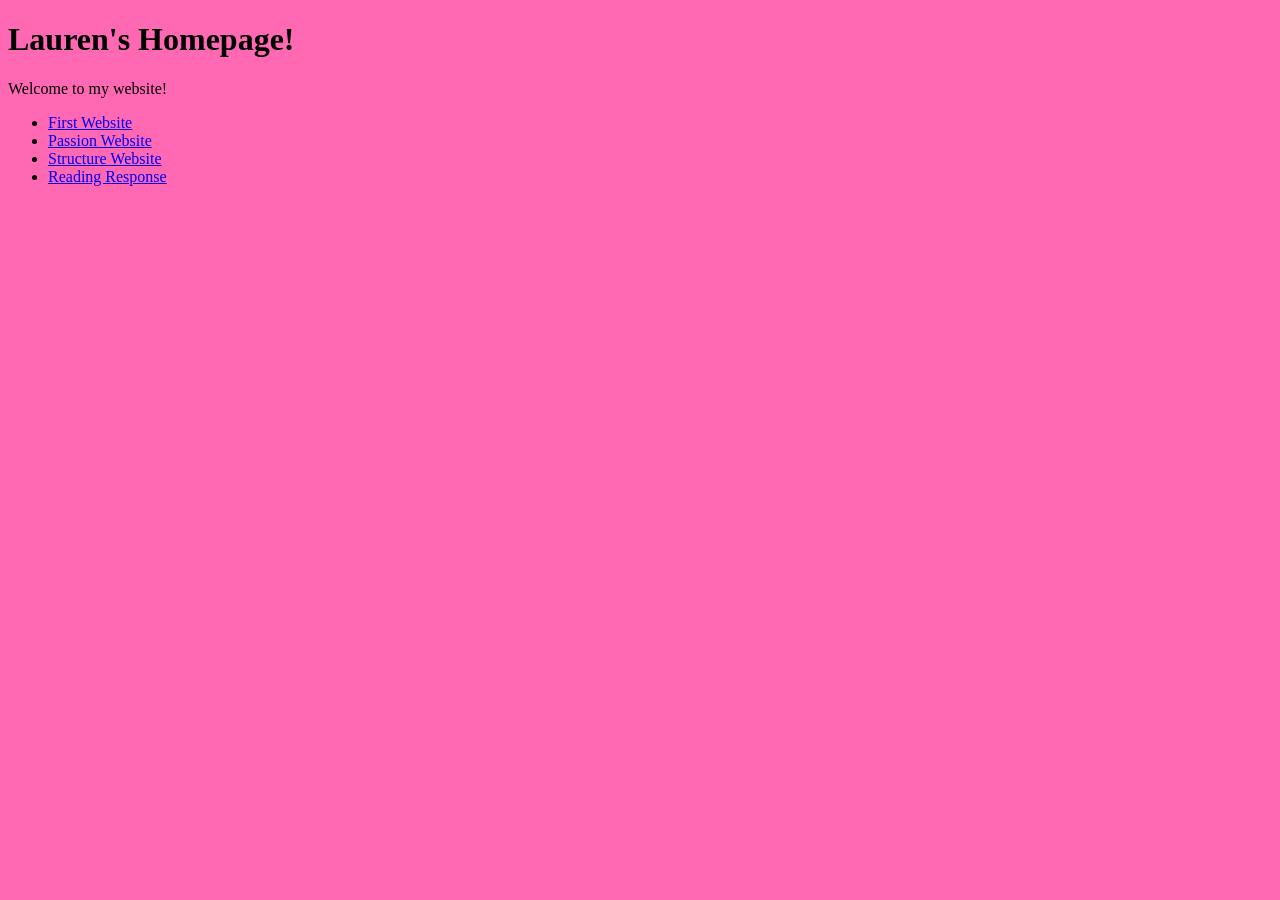
<file: index.html>
<!DOCTYPE html>
<html>
<head>
<meta charset="UTF-8">
<title>Lauren's Homepage</title>
</head>

<body style="background-color: hotpink;">

<h1>Lauren's Homepage!</h1>

<p>Welcome to my website!</p>

<ul>
<li><a href="first-website/index.html">First Website</a></li>
<li><a href="passion/index.html">Passion Website</a></li>
<li><a href="./structure/index.html">Structure Website</a></li>
<li><a href="./journal13.html">Reading Response</a></li>
</ul>

</body>
</file>
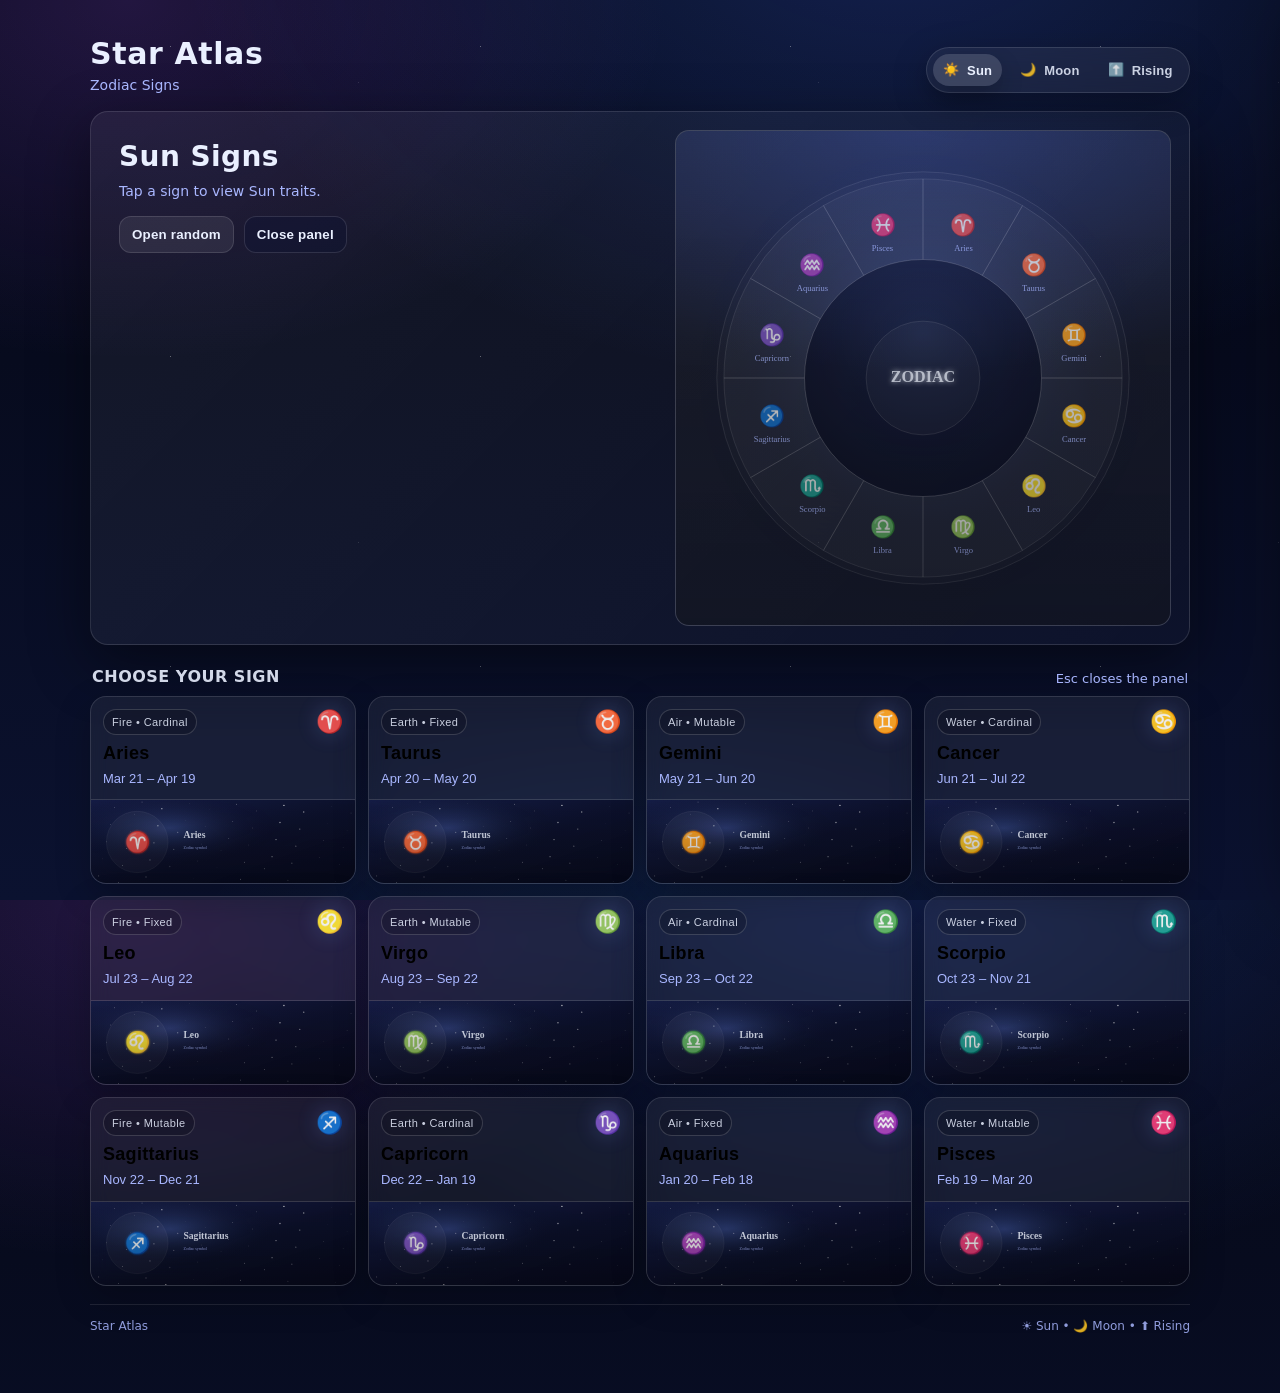
<file: passion/index.html>
<!doctype html>
<html lang="en">
<head>
  <meta charset="utf-8" />
  <meta name="viewport" content="width=device-width, initial-scale=1" />
  <title>Star Atlas • Zodiac</title>
  <style>
    :root{
      --navy-0:#050816;
      --navy-1:#070b1e;
      --navy-2:#0b1230;
      --ink:#eaf0ff;
      --muted:#a9b7ff;
      --line: rgba(255,255,255,.12);
      --shadow: 0 18px 60px rgba(0,0,0,.45);
      --radius: 18px;
    }
    *{ box-sizing: border-box; }
    html, body{ height: 100%; }
    body{
      margin:0;
      font-family: ui-sans-serif, system-ui, -apple-system, Segoe UI, Roboto, Helvetica, Arial;
      color: var(--ink);
      background: radial-gradient(1200px 800px at 70% -10%, rgba(64,111,255,.25), transparent 60%),
                  radial-gradient(900px 600px at 10% 0%, rgba(168,83,255,.18), transparent 60%),
                  radial-gradient(900px 700px at 50% 120%, rgba(54,192,255,.10), transparent 55%),
                  linear-gradient(180deg, var(--navy-0), var(--navy-1) 40%, var(--navy-2) 100%);
      overflow-x:hidden;
    }

    /* starfield */
    .stars, .stars::before, .stars::after{
      position: fixed; inset: 0; content: "";
      pointer-events:none; z-index: -1;
      background-repeat: repeat; background-position: 0 0;
      opacity: .9;
    }
    .stars{
      background-image:
        radial-gradient(1px 1px at 10% 20%, rgba(255,255,255,.9) 50%, transparent 52%),
        radial-gradient(1px 1px at 30% 80%, rgba(255,255,255,.8) 50%, transparent 52%),
        radial-gradient(1px 1px at 70% 30%, rgba(255,255,255,.7) 50%, transparent 52%),
        radial-gradient(1px 1px at 90% 70%, rgba(255,255,255,.85) 50%, transparent 52%);
      background-size: 220px 220px, 260px 260px, 300px 300px, 340px 340px;
      filter: drop-shadow(0 0 4px rgba(255,255,255,.35));
      animation: drift 120s linear infinite;
    }
    .stars::before{
      background-image:
        radial-gradient(1px 1px at 15% 60%, rgba(255,255,255,.55) 50%, transparent 52%),
        radial-gradient(1px 1px at 55% 15%, rgba(255,255,255,.6) 50%, transparent 52%),
        radial-gradient(1px 1px at 85% 45%, rgba(255,255,255,.5) 50%, transparent 52%);
      background-size: 260px 260px, 310px 310px, 360px 360px;
      opacity: .65;
      animation: drift 180s linear infinite reverse;
    }
    .stars::after{
      background-image:
        radial-gradient(1px 1px at 25% 35%, rgba(255,255,255,.35) 50%, transparent 52%),
        radial-gradient(1px 1px at 60% 75%, rgba(255,255,255,.4) 50%, transparent 52%),
        radial-gradient(1px 1px at 78% 18%, rgba(255,255,255,.32) 50%, transparent 52%);
      background-size: 320px 320px, 380px 380px, 460px 460px;
      opacity: .45;
      animation: drift 240s linear infinite;
    }
    @keyframes drift{ from{ background-position: 0 0; } to{ background-position: 1200px 800px; } }

    .wrap{
      width: min(1100px, 92vw);
      margin: 0 auto;
      padding: 26px 0 60px;
    }

    header{
      display:flex;
      align-items: flex-end;
      justify-content: space-between;
      gap: 16px;
      padding: 10px 0 18px;
    }
    .brand h1{ margin:0; font-size: clamp(22px, 2.8vw, 30px); letter-spacing: .6px; }
    .brand p{ margin:6px 0 0; color: var(--muted); font-size: 14px; }

    .mode{
      display:flex; gap:8px; align-items:center;
      border: 1px solid var(--line);
      background: rgba(255,255,255,.06);
      border-radius: 999px;
      padding: 6px;
      box-shadow: 0 10px 35px rgba(0,0,0,.25);
      backdrop-filter: blur(10px);
      -webkit-backdrop-filter: blur(10px);
    }
    .mode button{
      border: 0;
      background: transparent;
      color: rgba(234,240,255,.85);
      padding: 8px 10px;
      border-radius: 999px;
      cursor:pointer;
      font-weight: 700;
      letter-spacing: .2px;
      font-size: 13px;
      display:flex; gap:8px; align-items:center;
    }
    .mode button.active{
      background: rgba(255,255,255,.14);
      color: var(--ink);
      box-shadow: 0 10px 22px rgba(0,0,0,.22);
    }
    .icon{ width: 16px; height:16px; display:inline-block; }

    .hero{
      border-radius: var(--radius);
      border: 1px solid var(--line);
      background: linear-gradient(135deg, rgba(255,255,255,.06), rgba(255,255,255,.02));
      overflow: hidden;
      box-shadow: var(--shadow);
    }
    .hero-inner{
      display:grid;
      grid-template-columns: 1.05fr .95fr;
      gap: 18px;
      padding: 18px;
      align-items: stretch;
    }
    .hero-copy{ padding: 10px; }
    .hero-copy h2{ margin:0 0 8px; font-size: clamp(20px, 2.6vw, 28px); letter-spacing: .4px; }
    .hero-copy .sub{ margin:0 0 14px; color: var(--muted); font-size: 14px; line-height: 1.5; max-width: 60ch; }
    .cta-row{ display:flex; gap: 10px; flex-wrap: wrap; align-items:center; }
    .btn{
      border: 1px solid var(--line);
      background: rgba(255,255,255,.08);
      color: var(--ink);
      padding: 10px 12px;
      border-radius: 12px;
      cursor:pointer;
      transition: transform .12s ease, background .12s ease, border-color .12s ease;
      font-weight: 700;
      letter-spacing: .2px;
    }
    .btn:hover{ transform: translateY(-1px); background: rgba(255,255,255,.12); border-color: rgba(255,255,255,.22); }
    .ghost{ background: rgba(12, 18, 54, .35); }

    .hero-img{
      border-radius: 14px;
      border: 1px solid rgba(255,255,255,.14);
      background: rgba(255,255,255,.05);
      overflow:hidden;
      position: relative;
      min-height: 240px;
      display:flex;
      align-items:center;
      justify-content:center;
      padding: 10px;
    }
    .hero-img img{
      width:100%;
      height:100%;
      object-fit: cover;
      display:block;
      border-radius: 12px;
    }
    .img-overlay{
      position:absolute;
      inset:0;
      background:
        radial-gradient(800px 400px at 50% 0%, rgba(90,120,255,.22), transparent 60%),
        linear-gradient(180deg, rgba(0,0,0,.05), rgba(0,0,0,.35));
      pointer-events:none;
    }

    .section-title{
      display:flex;
      align-items:flex-end;
      justify-content: space-between;
      gap: 12px;
      margin: 22px 2px 10px;
    }
    .section-title h3{
      margin:0;
      font-size: 16px;
      letter-spacing: .5px;
      text-transform: uppercase;
      color: rgba(234,240,255,.9);
    }
    .hint{ margin:0; font-size: 13px; color: var(--muted); }

    .grid{
      display:grid;
      grid-template-columns: repeat(4, minmax(0, 1fr));
      gap: 12px;
      margin-top: 10px;
    }
    @media (max-width: 980px){
      .hero-inner{ grid-template-columns: 1fr; }
      .grid{ grid-template-columns: repeat(3, minmax(0, 1fr)); }
    }
    @media (max-width: 680px){
      header{ flex-direction: column; align-items:flex-start; }
      .grid{ grid-template-columns: repeat(2, minmax(0, 1fr)); }
    }

    .card{
      border-radius: 16px;
      border: 1px solid var(--line);
      background: rgba(255,255,255,.06);
      box-shadow: 0 12px 35px rgba(0,0,0,.22);
      backdrop-filter: blur(10px);
      -webkit-backdrop-filter: blur(10px);
      overflow:hidden;
      cursor:pointer;
      transition: transform .14s ease, border-color .14s ease, background .14s ease;
      position: relative;
      min-height: 160px;
      padding:0;
      text-align:left;
    }
    .card:hover{ transform: translateY(-2px); border-color: rgba(255,255,255,.22); background: rgba(255,255,255,.085); }

    .card-top{
      display:flex;
      align-items:center;
      justify-content: space-between;
      padding: 12px 12px 0 12px;
      gap: 10px;
    }
    .badge{
      font-size: 11px;
      color: rgba(234,240,255,.85);
      border: 1px solid rgba(255,255,255,.16);
      background: rgba(0,0,0,.16);
      padding: 6px 8px;
      border-radius: 999px;
      letter-spacing: .4px;
    }
    .glyph{ font-size: 22px; line-height: 1; opacity: .95; filter: drop-shadow(0 0 12px rgba(130,160,255,.28)); }
    .card-mid{ padding: 8px 12px 12px; display:flex; flex-direction: column; gap: 6px; }
    .name{ margin:0; font-weight: 900; letter-spacing: .3px; font-size: 18px; }
    .dates{ margin:0; font-size: 13px; color: var(--muted); line-height: 1.35; }

    .thumb{
      width: 100%;
      height: 84px;
      background: rgba(255,255,255,.03);
      border-top: 1px solid rgba(255,255,255,.10);
      position: relative;
      overflow:hidden;
    }
    .thumb img{ width:100%; height:100%; object-fit: cover; display:block; opacity: .98; }
    .thumb::after{
      content:"";
      position:absolute; inset:0;
      background: linear-gradient(180deg, transparent, rgba(0,0,0,.32));
      pointer-events:none;
    }

    /* side drawer */
    .drawer-backdrop{
      position: fixed;
      inset:0;
      background: rgba(0,0,0,.55);
      opacity: 0;
      pointer-events: none;
      transition: opacity .18s ease;
      z-index: 50;
    }
    .drawer{
      position: fixed;
      top:0; right:0;
      height: 100%;
      width: min(420px, 92vw);
      background: linear-gradient(180deg, rgba(8,12,35,.92), rgba(10,16,48,.92));
      border-left: 1px solid rgba(255,255,255,.14);
      box-shadow: -20px 0 70px rgba(0,0,0,.55);
      transform: translateX(110%);
      transition: transform .22s ease;
      z-index: 60;
      display:flex;
      flex-direction: column;
      backdrop-filter: blur(14px);
      -webkit-backdrop-filter: blur(14px);
    }
    .drawer.open{ transform: translateX(0); }
    .drawer-backdrop.open{ opacity: 1; pointer-events: auto; }

    .drawer-header{
      padding: 16px 16px 12px;
      display:flex;
      justify-content: space-between;
      gap: 12px;
      align-items: flex-start;
      border-bottom: 1px solid rgba(255,255,255,.10);
    }
    .drawer-title h4{ margin:0; font-size: 20px; letter-spacing: .2px; }
    .drawer-title p{ margin:6px 0 0; color: var(--muted); font-size: 13px; }
    .close{
      border: 1px solid rgba(255,255,255,.16);
      background: rgba(255,255,255,.08);
      color: var(--ink);
      border-radius: 12px;
      padding: 8px 10px;
      cursor:pointer;
      font-weight: 900;
    }

    .drawer-body{
      padding: 14px 16px 18px;
      overflow:auto;
      display:flex;
      flex-direction: column;
      gap: 14px;
    }

    .panel{
      border: 1px solid rgba(255,255,255,.12);
      background: rgba(255,255,255,.06);
      border-radius: 16px;
      overflow:hidden;
    }
    .panel img{
      width:100%;
      height: 190px;
      object-fit: cover;
      display:block;
    }
    .panel .content{ padding: 12px 12px 14px; display:flex; flex-direction: column; gap: 10px; }

    .chips{ display:flex; flex-wrap: wrap; gap: 8px; }
    .chip{
      padding: 8px 10px;
      border-radius: 999px;
      border: 1px solid rgba(255,255,255,.14);
      background: rgba(0,0,0,.16);
      color: rgba(234,240,255,.92);
      font-size: 12px;
      letter-spacing: .2px;
      font-weight: 700;
    }

    .list{ margin:0; padding-left: 18px; color: rgba(234,240,255,.92); line-height: 1.55; font-size: 14px; }
    .small{ font-size: 12px; color: var(--muted); line-height: 1.45; margin: 0; }

    footer{
      margin-top: 18px;
      padding-top: 14px;
      border-top: 1px solid rgba(255,255,255,.10);
      color: rgba(169,183,255,.85);
      font-size: 12px;
      display:flex;
      justify-content: space-between;
      flex-wrap: wrap;
      gap: 10px;
    }
  </style>
</head>

<body>
  <div class="stars"></div>

  <div class="wrap">
    <header>
      <div class="brand">
        <h1>Star Atlas</h1>
        <p>Zodiac Signs</p>
      </div>

      <!-- Sun / Moon / Rising toggle -->
      <div class="mode" role="tablist" aria-label="Mode">
        <button id="modeSun" class="active" type="button" aria-selected="true">
          <span class="icon">☀️</span> Sun
        </button>
        <button id="modeMoon" type="button" aria-selected="false">
          <span class="icon">🌙</span> Moon
        </button>
        <button id="modeRising" type="button" aria-selected="false">
          <span class="icon">⬆️</span> Rising
        </button>
      </div>
    </header>

    <section class="hero">
      <div class="hero-inner">
        <div class="hero-copy">
          <h2 id="heroTitle">Sun Signs</h2>
          <p class="sub" id="heroSub">
            Tap a sign to view Sun traits.
          </p>
          <div class="cta-row">
            <button class="btn" id="openRandom" type="button">Open random</button>
            <button class="btn ghost" id="closePanel" type="button">Close panel</button>
          </div>
        </div>

        <!-- Zodiac wheel image (generated locally as SVG so it always shows) -->
        <div class="hero-img">
          <img id="wheelImg" alt="Zodiac wheel" />
          <div class="img-overlay"></div>
        </div>
      </div>
    </section>

    <div class="section-title">
      <h3>Choose your sign</h3>
      <p class="hint">Esc closes the panel</p>
    </div>

    <section class="grid" id="grid" aria-label="Zodiac grid"></section>

    <footer>
      <span>Star Atlas</span>
      <span>☀️ Sun • 🌙 Moon • ⬆️ Rising</span>
    </footer>
  </div>

  <!-- Drawer -->
  <div class="drawer-backdrop" id="backdrop" aria-hidden="true"></div>
  <aside class="drawer" id="drawer" aria-label="Zodiac details panel" aria-hidden="true">
    <div class="drawer-header">
      <div class="drawer-title">
        <h4 id="dName">Sign</h4>
        <p id="dDates">Dates</p>
      </div>
      <button class="close" id="closeBtn" type="button" aria-label="Close panel">✕</button>
    </div>

    <div class="drawer-body">
      <div class="panel">
        <img id="dImg" alt="" />
        <div class="content">
          <div class="chips" id="dChips"></div>
          <ul class="list" id="dTraits"></ul>
          <p class="small" id="dNote"></p>
        </div>
      </div>
    </div>
  </aside>

  <script>
    // --- SVG helpers (no external images so nothing breaks) ---
    function svgToDataUri(svg) {
      const encoded = encodeURIComponent(svg)
        .replace(/'/g, "%27")
        .replace(/"/g, "%22");
      return "data:image/svg+xml;charset=utf-8," + encoded;
    }

    function makeWheelSvg() {
      // simple, pretty wheel with 12 segments + glyphs
      const glyphs = ["♈","♉","♊","♋","♌","♍","♎","♏","♐","♑","♒","♓"];
      const labels = ["Aries","Taurus","Gemini","Cancer","Leo","Virgo","Libra","Scorpio","Sagittarius","Capricorn","Aquarius","Pisces"];
      const cx = 500, cy = 500, rOuter = 420, rInner = 250;

      const segs = [];
      for (let i=0;i<12;i++){
        const a0 = (i * 30 - 90) * Math.PI/180;
        const a1 = ((i+1) * 30 - 90) * Math.PI/180;

        const x0 = cx + rOuter * Math.cos(a0);
        const y0 = cy + rOuter * Math.sin(a0);
        const x1 = cx + rOuter * Math.cos(a1);
        const y1 = cy + rOuter * Math.sin(a1);

        const xi0 = cx + rInner * Math.cos(a0);
        const yi0 = cy + rInner * Math.sin(a0);
        const xi1 = cx + rInner * Math.cos(a1);
        const yi1 = cy + rInner * Math.sin(a1);

        const large = 0;

        const d = `
          M ${x0} ${y0}
          A ${rOuter} ${rOuter} 0 ${large} 1 ${x1} ${y1}
          L ${xi1} ${yi1}
          A ${rInner} ${rInner} 0 ${large} 0 ${xi0} ${yi0}
          Z
        `;

        const mid = (a0 + a1) / 2;
        const tx = cx + 330 * Math.cos(mid);
        const ty = cy + 330 * Math.sin(mid);

        segs.push(`
          <path d="${d}" fill="rgba(255,255,255,0.04)" stroke="rgba(255,255,255,0.12)" stroke-width="2"/>
          <text x="${tx}" y="${ty}" text-anchor="middle" dominant-baseline="middle"
            font-size="44" fill="rgba(234,240,255,0.92)" style="font-weight:800">${glyphs[i]}</text>
          <text x="${tx}" y="${ty+46}" text-anchor="middle" dominant-baseline="middle"
            font-size="18" fill="rgba(169,183,255,0.95)">${labels[i]}</text>
        `);
      }

      const svg = `
        <svg xmlns="http://www.w3.org/2000/svg" width="1000" height="1000" viewBox="0 0 1000 1000">
          <defs>
            <radialGradient id="g" cx="50%" cy="40%" r="70%">
              <stop offset="0%" stop-color="rgba(110,150,255,0.35)"/>
              <stop offset="60%" stop-color="rgba(20,30,70,0.08)"/>
              <stop offset="100%" stop-color="rgba(0,0,0,0)"/>
            </radialGradient>
            <filter id="glow">
              <feGaussianBlur stdDeviation="6" result="b"/>
              <feMerge>
                <feMergeNode in="b"/>
                <feMergeNode in="SourceGraphic"/>
              </feMerge>
            </filter>
          </defs>
          <rect width="1000" height="1000" fill="rgba(0,0,0,0)"/>
          <circle cx="500" cy="500" r="470" fill="url(#g)"/>
          <circle cx="500" cy="500" r="435" fill="rgba(255,255,255,0.02)" stroke="rgba(255,255,255,0.12)" stroke-width="2"/>
          ${segs.join("")}
          <circle cx="500" cy="500" r="250" fill="rgba(8,12,35,0.55)" stroke="rgba(255,255,255,0.14)" stroke-width="2"/>
          <circle cx="500" cy="500" r="120" fill="rgba(255,255,255,0.04)" stroke="rgba(255,255,255,0.12)" stroke-width="2"/>
          <text x="500" y="500" text-anchor="middle" dominant-baseline="middle"
            font-size="34" fill="rgba(234,240,255,0.95)" style="font-weight:900" filter="url(#glow)">
            ZODIAC
          </text>
        </svg>
      `;
      return svgToDataUri(svg);
    }

    function makeSignSvg(signName, glyph) {
      const svg = `
        <svg xmlns="http://www.w3.org/2000/svg" width="1200" height="420" viewBox="0 0 1200 420">
          <defs>
            <linearGradient id="bg" x1="0" y1="0" x2="1" y2="1">
              <stop offset="0%" stop-color="rgba(20,28,72,0.90)"/>
              <stop offset="55%" stop-color="rgba(10,14,40,0.88)"/>
              <stop offset="100%" stop-color="rgba(8,10,30,0.92)"/>
            </linearGradient>
            <radialGradient id="spot" cx="30%" cy="35%" r="60%">
              <stop offset="0%" stop-color="rgba(110,150,255,0.30)"/>
              <stop offset="70%" stop-color="rgba(0,0,0,0)"/>
            </radialGradient>
            <filter id="soft">
              <feGaussianBlur stdDeviation="6" result="b"/>
              <feMerge><feMergeNode in="b"/><feMergeNode in="SourceGraphic"/></feMerge>
            </filter>
          </defs>

          <rect width="1200" height="420" rx="28" fill="url(#bg)"/>
          <rect width="1200" height="420" rx="28" fill="url(#spot)"/>

          <!-- tiny stars -->
          ${Array.from({length: 60}).map((_,i)=>{
            const x = (i*197)%1200;
            const y = (i*83)%420;
            const o = (i%7)/10 + 0.2;
            return `<circle cx="${x}" cy="${y}" r="${(i%3)+1}" fill="rgba(255,255,255,${o})"/>`;
          }).join("")}

          <circle cx="210" cy="210" r="140" fill="rgba(255,255,255,0.04)" stroke="rgba(255,255,255,0.14)" stroke-width="2"/>
          <text x="210" y="220" text-anchor="middle" dominant-baseline="middle"
            font-size="92" fill="rgba(234,240,255,0.96)" style="font-weight:900" filter="url(#soft)">${glyph}</text>

          <text x="420" y="190" font-size="44" fill="rgba(234,240,255,0.96)" style="font-weight:900">${signName}</text>
          <text x="420" y="240" font-size="18" fill="rgba(169,183,255,0.95)">Zodiac symbol</text>
        </svg>
      `;
      return svgToDataUri(svg);
    }

    // --- Data ---
    const SIGNS = [
      { key:"aries", name:"Aries", glyph:"♈", dates:"Mar 21 – Apr 19", element:"Fire", mode:"Cardinal",
        sun:{ traits:["Bold + direct","Fast action energy","Competitive + brave","Hates boring routines"], note:"Sun Aries shines when they’re leading and moving." },
        moon:{ traits:["Feels things quickly","Protective when hurt","Needs independence emotionally","Cools off fast after conflict"], note:"Moon Aries needs space to reset and recharge." },
        rising:{ traits:["Comes off confident","Moves with urgency","First impression: fearless","Blunt but honest vibe"], note:"Aries Rising reads as bold and unstoppable." }
      },
      { key:"taurus", name:"Taurus", glyph:"♉", dates:"Apr 20 – May 20", element:"Earth", mode:"Fixed",
        sun:{ traits:["Grounded + loyal","Comfort and beauty lover","Steady, patient energy","Stubborn when pushed"], note:"Sun Taurus thrives with stability and consistency." },
        moon:{ traits:["Needs security","Soothes with food/music/cozy","Deep attachment to people","Slow to trust, hard to shake"], note:"Moon Taurus needs calm routines." },
        rising:{ traits:["Looks composed","Quiet confidence","Moves slowly on purpose","First impression: dependable"], note:"Taurus Rising feels steady and calm." }
      },
      { key:"gemini", name:"Gemini", glyph:"♊", dates:"May 21 – Jun 20", element:"Air", mode:"Mutable",
        sun:{ traits:["Curious + social","Quick mind","Multi-interest vibe","Can switch moods fast"], note:"Sun Gemini shines when learning and connecting." },
        moon:{ traits:["Processes feelings by talking","Needs mental stimulation","Overthinks easily","Feels better after movement/change"], note:"Moon Gemini needs conversation and variety." },
        rising:{ traits:["Looks friendly + witty","Talks easily","First impression: playful","Gives ‘busy brain’ energy"], note:"Gemini Rising reads as bright and social." }
      },
      { key:"cancer", name:"Cancer", glyph:"♋", dates:"Jun 21 – Jul 22", element:"Water", mode:"Cardinal",
        sun:{ traits:["Nurturing + protective","Homebody heart","Strong intuition","Sensitive to vibes"], note:"Sun Cancer shines when caring for their people." },
        moon:{ traits:["Feels deeply","Needs emotional safety","Mood tides are real","Remembers everything"], note:"Moon Cancer needs gentleness and reassurance." },
        rising:{ traits:["Seems soft + reserved","Observant","First impression: sweet","Protective aura"], note:"Cancer Rising reads as calm but guarded." }
      },
      { key:"leo", name:"Leo", glyph:"♌", dates:"Jul 23 – Aug 22", element:"Fire", mode:"Fixed",
        sun:{ traits:["Warm + confident","Creative energy","Loyal and proud","Needs respect"], note:"Sun Leo shines when celebrated and expressing." },
        moon:{ traits:["Needs affection","Big feelings under the glam","Pride gets hurt easily","Loves heartfelt attention"], note:"Moon Leo needs love that feels obvious." },
        rising:{ traits:["Stands out instantly","Radiant presence","First impression: bold","Main-character aura"], note:"Leo Rising reads as magnetic." }
      },
      { key:"virgo", name:"Virgo", glyph:"♍", dates:"Aug 23 – Sep 22", element:"Earth", mode:"Mutable",
        sun:{ traits:["Detail-focused","Helpful + practical","Quiet high standards","Problem-solver"], note:"Sun Virgo shines when improving systems." },
        moon:{ traits:["Worries privately","Shows love by helping","Needs order to feel safe","Self-critical at times"], note:"Moon Virgo needs calm structure." },
        rising:{ traits:["Put-together look","Reserved at first","First impression: smart","Clean + minimal vibe"], note:"Virgo Rising reads as capable." }
      },
      { key:"libra", name:"Libra", glyph:"♎", dates:"Sep 23 – Oct 22", element:"Air", mode:"Cardinal",
        sun:{ traits:["Charming + fair","Relationship-oriented","Aesthetic taste","Can’t decide fast"], note:"Sun Libra shines in harmony and partnership." },
        moon:{ traits:["Needs peace emotionally","Avoids harsh conflict","Feels better with beauty/music","Over-accommodates sometimes"], note:"Moon Libra needs balance and softness." },
        rising:{ traits:["Polished appearance","Friendly + smooth","First impression: cute","Social ease"], note:"Libra Rising reads as graceful." }
      },
      { key:"scorpio", name:"Scorpio", glyph:"♏", dates:"Oct 23 – Nov 21", element:"Water", mode:"Fixed",
        sun:{ traits:["Intense + loyal","Private but deep","All-or-nothing","Strong boundaries"], note:"Sun Scorpio shines through transformation." },
        moon:{ traits:["Feels everything","Trust is huge","Jealousy when unsafe","Needs emotional honesty"], note:"Moon Scorpio needs loyalty and truth." },
        rising:{ traits:["Mysterious vibe","Strong eye contact","First impression: intense","Reads people fast"], note:"Scorpio Rising feels powerful." }
      },
      { key:"sagittarius", name:"Sagittarius", glyph:"♐", dates:"Nov 22 – Dec 21", element:"Fire", mode:"Mutable",
        sun:{ traits:["Free-spirited","Funny + blunt","Big-picture thinker","Hates being boxed in"], note:"Sun Sag shines with adventure and growth." },
        moon:{ traits:["Needs freedom emotionally","Cheers up fast","Avoids heavy clinginess","Feels best traveling/learning"], note:"Moon Sag needs space + optimism." },
        rising:{ traits:["Approachable energy","Playful presence","First impression: fun","Looks like they’re going somewhere"], note:"Sag Rising reads as upbeat." }
      },
      { key:"capricorn", name:"Capricorn", glyph:"♑", dates:"Dec 22 – Jan 19", element:"Earth", mode:"Cardinal",
        sun:{ traits:["Driven + disciplined","Goal-focused","Protects by providing","Slow to open up"], note:"Sun Cap shines through achievement." },
        moon:{ traits:["Feels responsible for everything","Shows love through effort","Keeps emotions private","Needs respect"], note:"Moon Cap needs stability and trust." },
        rising:{ traits:["Serious first impression","Calm and capable","Looks mature","Low-key intimidating"], note:"Cap Rising reads as strong." }
      },
      { key:"aquarius", name:"Aquarius", glyph:"♒", dates:"Jan 20 – Feb 18", element:"Air", mode:"Fixed",
        sun:{ traits:["Independent","Original thinker","Humanitarian vibe","Doesn’t follow trends"], note:"Sun Aqua shines by being different." },
        moon:{ traits:["Detached when overwhelmed","Needs friendship in love","Feels things mentally first","Needs alone time"], note:"Moon Aqua needs space and understanding." },
        rising:{ traits:["Unique style","Cool + observant","First impression: different","Quiet rebel energy"], note:"Aqua Rising reads as interesting." }
      },
      { key:"pisces", name:"Pisces", glyph:"♓", dates:"Feb 19 – Mar 20", element:"Water", mode:"Mutable",
        sun:{ traits:["Dreamy + kind","Artistic","Intuitive","Absorbs other people’s energy"], note:"Sun Pisces shines through creativity and compassion." },
        moon:{ traits:["Hyper empath","Needs escape sometimes","Romantic + sensitive","Boundaries are important"], note:"Moon Pisces needs rest and softness." },
        rising:{ traits:["Gentle presence","Soft eyes vibe","First impression: sweet","Seems dreamy"], note:"Pisces Rising reads as tender." }
      },
    ];

    // --- DOM ---
    const grid = document.getElementById("grid");
    const drawer = document.getElementById("drawer");
    const backdrop = document.getElementById("backdrop");

    const dName = document.getElementById("dName");
    const dDates = document.getElementById("dDates");
    const dImg = document.getElementById("dImg");
    const dChips = document.getElementById("dChips");
    const dTraits = document.getElementById("dTraits");
    const dNote = document.getElementById("dNote");

    const heroTitle = document.getElementById("heroTitle");
    const heroSub = document.getElementById("heroSub");

    // --- State ---
    let currentMode = "sun"; // sun | moon | rising

    function setMode(mode){
      currentMode = mode;

      document.getElementById("modeSun").classList.toggle("active", mode==="sun");
      document.getElementById("modeMoon").classList.toggle("active", mode==="moon");
      document.getElementById("modeRising").classList.toggle("active", mode==="rising");

      document.getElementById("modeSun").setAttribute("aria-selected", mode==="sun");
      document.getElementById("modeMoon").setAttribute("aria-selected", mode==="moon");
      document.getElementById("modeRising").setAttribute("aria-selected", mode==="rising");

      if(mode==="sun"){ heroTitle.textContent="Sun Signs"; heroSub.textContent="Tap a sign to view Sun traits."; }
      if(mode==="moon"){ heroTitle.textContent="Moon Signs"; heroSub.textContent="Tap a sign to view Moon traits."; }
      if(mode==="rising"){ heroTitle.textContent="Rising Signs"; heroSub.textContent="Tap a sign to view Rising traits."; }
    }

    function openDrawer(sign){
      const pack = sign[currentMode];

      dName.textContent = `${sign.name} ${sign.glyph}`;
      dDates.textContent = sign.dates;

      // image always works (generated)
      dImg.src = makeSignSvg(sign.name, sign.glyph);
      dImg.alt = `${sign.name} artwork`;

      // chips
      dChips.innerHTML = "";
      const modeLabel = currentMode === "sun" ? "Sun" : currentMode === "moon" ? "Moon" : "Rising";
      const chips = [
        `${modeLabel}`,
        `Element: ${sign.element}`,
        `Mode: ${sign.mode}`
      ];
      chips.forEach(t=>{
        const el = document.createElement("span");
        el.className = "chip";
        el.textContent = t;
        dChips.appendChild(el);
      });

      // traits
      dTraits.innerHTML = "";
      pack.traits.forEach(tr=>{
        const li = document.createElement("li");
        li.textContent = tr;
        dTraits.appendChild(li);
      });

      dNote.textContent = pack.note;

      drawer.classList.add("open");
      backdrop.classList.add("open");
      drawer.setAttribute("aria-hidden","false");
      backdrop.setAttribute("aria-hidden","false");
    }

    function closeDrawer(){
      drawer.classList.remove("open");
      backdrop.classList.remove("open");
      drawer.setAttribute("aria-hidden","true");
      backdrop.setAttribute("aria-hidden","true");
    }

    // Render cards (thumbnails are also generated)
    function renderGrid(){
      grid.innerHTML = "";
      SIGNS.forEach(sign=>{
        const card = document.createElement("button");
        card.className = "card";
        card.type = "button";
        card.setAttribute("aria-label", `Open ${sign.name}`);
        card.innerHTML = `
          <div class="card-top">
            <span class="badge">${sign.element} • ${sign.mode}</span>
            <span class="glyph">${sign.glyph}</span>
          </div>
          <div class="card-mid">
            <p class="name">${sign.name}</p>
            <p class="dates">${sign.dates}</p>
          </div>
          <div class="thumb">
            <img src="${makeSignSvg(sign.name, sign.glyph)}" alt="${sign.name} thumbnail">
          </div>
        `;
        card.addEventListener("click", ()=> openDrawer(sign));
        grid.appendChild(card);
      });
    }

    // Buttons + close behavior (this fixes your close issue)
    document.getElementById("closeBtn").addEventListener("click", closeDrawer);
    document.getElementById("closePanel").addEventListener("click", closeDrawer);
    backdrop.addEventListener("click", closeDrawer);
    document.addEventListener("keydown", (e)=>{ if(e.key === "Escape") closeDrawer(); });

    // random
    document.getElementById("openRandom").addEventListener("click", ()=>{
      const pick = SIGNS[Math.floor(Math.random() * SIGNS.length)];
      openDrawer(pick);
    });

    // mode toggle
    document.getElementById("modeSun").addEventListener("click", ()=> setMode("sun"));
    document.getElementById("modeMoon").addEventListener("click", ()=> setMode("moon"));
    document.getElementById("modeRising").addEventListener("click", ()=> setMode("rising"));

    // Init hero wheel image + grid
    document.getElementById("wheelImg").src = makeWheelSvg();
    setMode("sun");
    renderGrid();
  </script>
</body>
</html>
</file>
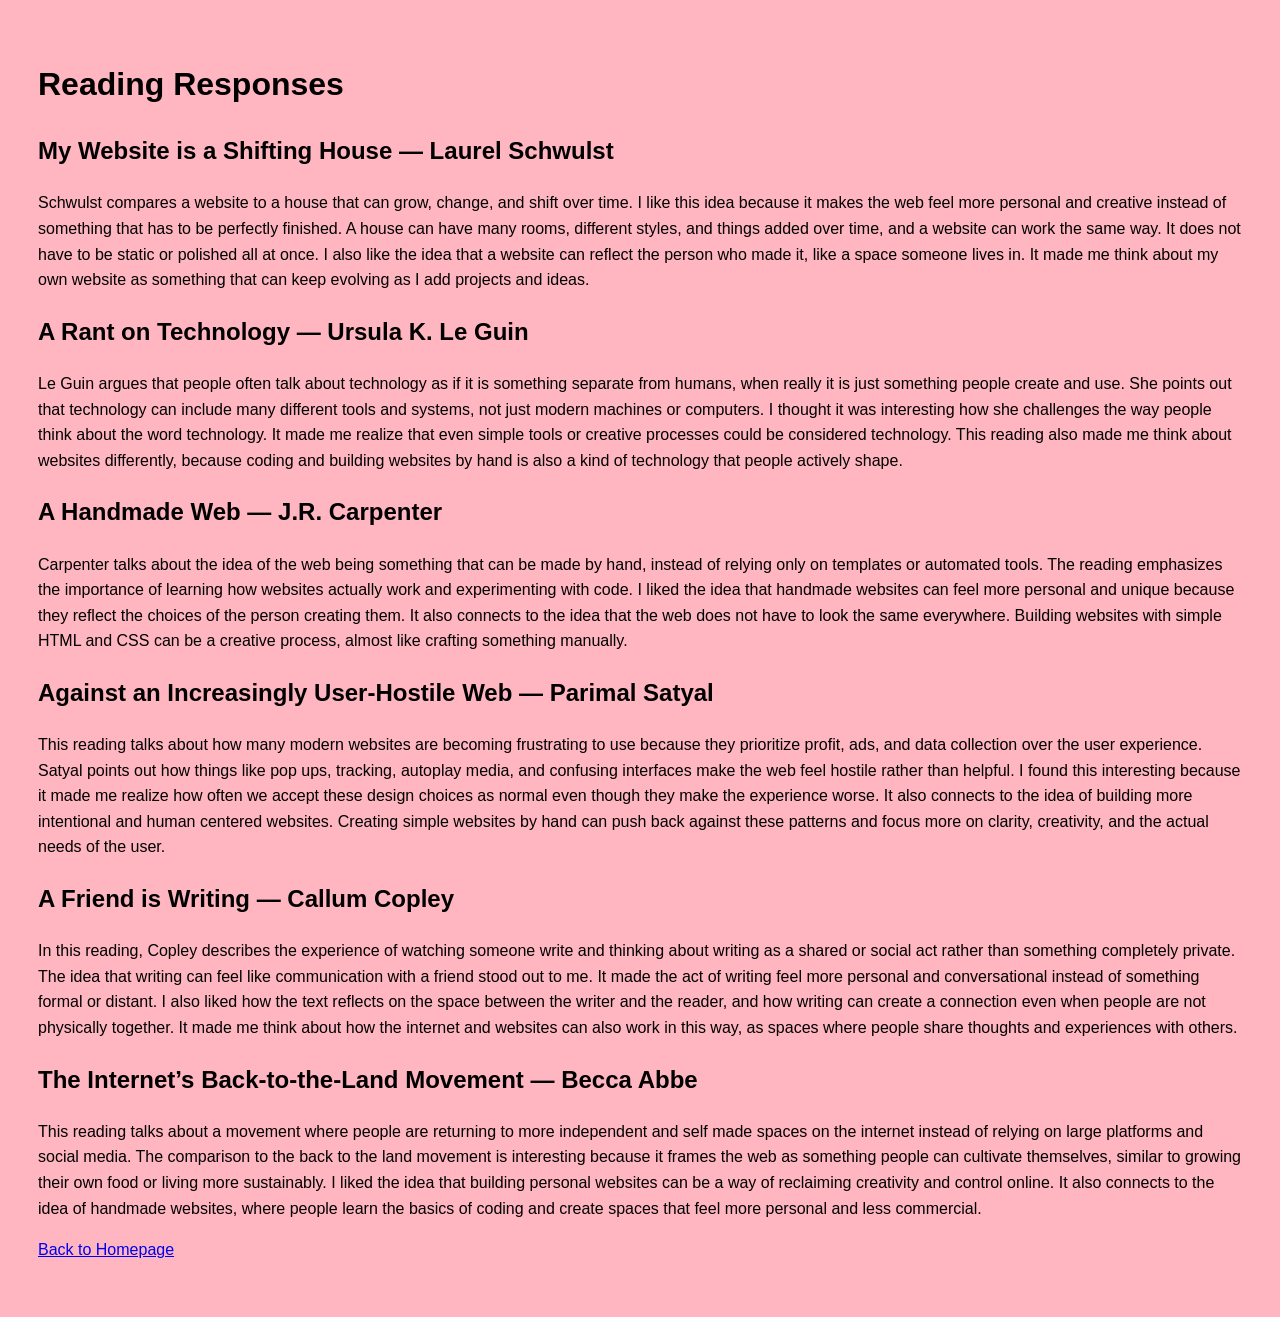
<file: journal13.html>
<!DOCTYPE html>
<html>
<head>
<meta charset="UTF-8">
<title>Reading Responses</title>
</head>

<body style="background-color: lightpink; font-family: Arial, sans-serif; padding: 30px; line-height: 1.6;">

<h1>Reading Responses</h1>

<h2>My Website is a Shifting House — Laurel Schwulst</h2>
<p>
Schwulst compares a website to a house that can grow, change, and shift over time. I like this idea because it makes the web feel more personal and creative instead of something that has to be perfectly finished. A house can have many rooms, different styles, and things added over time, and a website can work the same way. It does not have to be static or polished all at once. I also like the idea that a website can reflect the person who made it, like a space someone lives in. It made me think about my own website as something that can keep evolving as I add projects and ideas.
</p>

<h2>A Rant on Technology — Ursula K. Le Guin</h2>
<p>
Le Guin argues that people often talk about technology as if it is something separate from humans, when really it is just something people create and use. She points out that technology can include many different tools and systems, not just modern machines or computers. I thought it was interesting how she challenges the way people think about the word technology. It made me realize that even simple tools or creative processes could be considered technology. This reading also made me think about websites differently, because coding and building websites by hand is also a kind of technology that people actively shape.
</p>

<h2>A Handmade Web — J.R. Carpenter</h2>
<p>
Carpenter talks about the idea of the web being something that can be made by hand, instead of relying only on templates or automated tools. The reading emphasizes the importance of learning how websites actually work and experimenting with code. I liked the idea that handmade websites can feel more personal and unique because they reflect the choices of the person creating them. It also connects to the idea that the web does not have to look the same everywhere. Building websites with simple HTML and CSS can be a creative process, almost like crafting something manually.
</p>

<h2>Against an Increasingly User-Hostile Web — Parimal Satyal</h2>
<p>
This reading talks about how many modern websites are becoming frustrating to use because they prioritize profit, ads, and data collection over the user experience. Satyal points out how things like pop ups, tracking, autoplay media, and confusing interfaces make the web feel hostile rather than helpful. I found this interesting because it made me realize how often we accept these design choices as normal even though they make the experience worse. It also connects to the idea of building more intentional and human centered websites. Creating simple websites by hand can push back against these patterns and focus more on clarity, creativity, and the actual needs of the user.
</p>

<h2>A Friend is Writing — Callum Copley</h2>
<p>
In this reading, Copley describes the experience of watching someone write and thinking about writing as a shared or social act rather than something completely private. The idea that writing can feel like communication with a friend stood out to me. It made the act of writing feel more personal and conversational instead of something formal or distant. I also liked how the text reflects on the space between the writer and the reader, and how writing can create a connection even when people are not physically together. It made me think about how the internet and websites can also work in this way, as spaces where people share thoughts and experiences with others.
</p>

<h2>The Internet’s Back-to-the-Land Movement — Becca Abbe</h2>
<p>
This reading talks about a movement where people are returning to more independent and self made spaces on the internet instead of relying on large platforms and social media. The comparison to the back to the land movement is interesting because it frames the web as something people can cultivate themselves, similar to growing their own food or living more sustainably. I liked the idea that building personal websites can be a way of reclaiming creativity and control online. It also connects to the idea of handmade websites, where people learn the basics of coding and create spaces that feel more personal and less commercial.
</p>

<p><a href="index.html">Back to Homepage</a></p>

</body>
</html>
</file>
